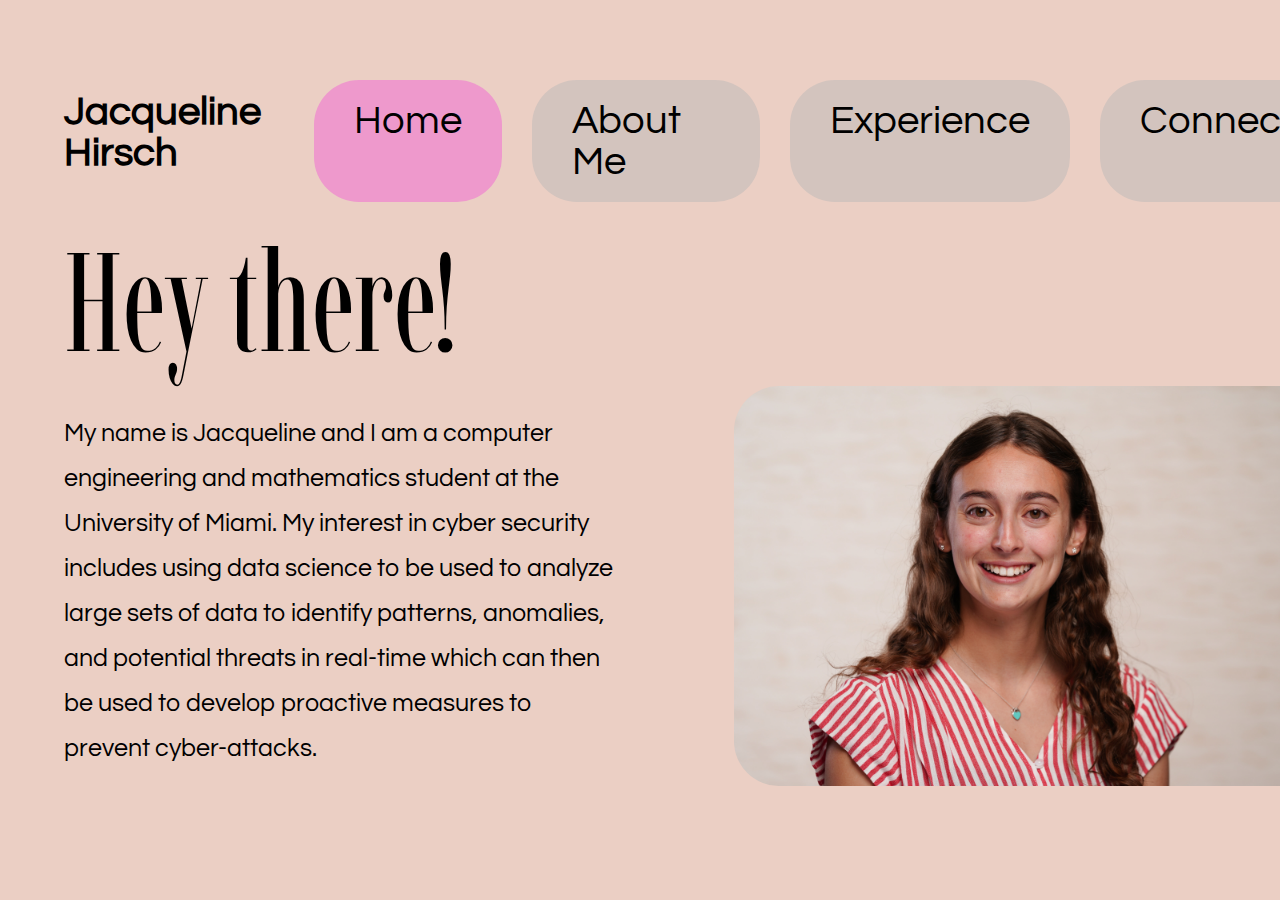
<file: index.html>
<!DOCTYPE html>
<html lang="en">

    <head>
        <meta charset="UTF-8" />
        <meta name = "viewport" content = "width = device-width, initial-scale = 1.0" />
        <title>Jacqueline Hirsch</title>
        <link rel="stylesheet" href="style.css"> 
        <link href='https://fonts.googleapis.com/css?family=Questrial' rel='stylesheet'>
        <link
            href="https://fonts.googleapis.com/css2?family=Open+Sans:wght@400;700&display=swap"
            rel="stylesheet"
        />
        <link href='https://fonts.googleapis.com/css?family=Imbue' rel='stylesheet'>
    </head>

    <body>
        <!-- all web content -->
        <div class = "home-page">
            <div class = "nav-w-logo">
                <h1 class = "Jackie-in-nav"> Jacqueline Hirsch </h1>
                <nav class = "nav-bar">
                    <div class="nav-buttons">
                        <ul>
                            <li class = "nav-button-op"><a class = "nav-button-link" href="index.html">Home</a></li>
                            <li class = "nav-button"><a class = "nav-button-link"href="aboutMe.html">About Me</a></li>
                            <li class = "nav-button"><a class = "nav-button-link"href="experience.html">Experience</a></li>
                            <li class = "nav-button"><a class = "nav-button-link"href="connect.html">Connect</a></li>
                        </ul>
                    </div>
              </nav>
            </div>
            <div class = "page-noNav">
              <p class = "hey"> Hey there! </p>
              <img class = "Jackie-photo" src="portrait.jpg" alt="Photo of Jacqueline Hirsch" width = auto height = "400"> <!--500 400 fixed the distortion using auto -->
              <p class = "home-bio"> My name is Jacqueline and I am a computer engineering and mathematics student at the University of Miami. My interest in cyber security includes using data science to be used to analyze large sets of data to identify patterns, anomalies, and potential threats in real-time which can then be used to develop proactive measures to prevent cyber-attacks. </p>
            </div>
        </div>
    </body>

</html>
</file>
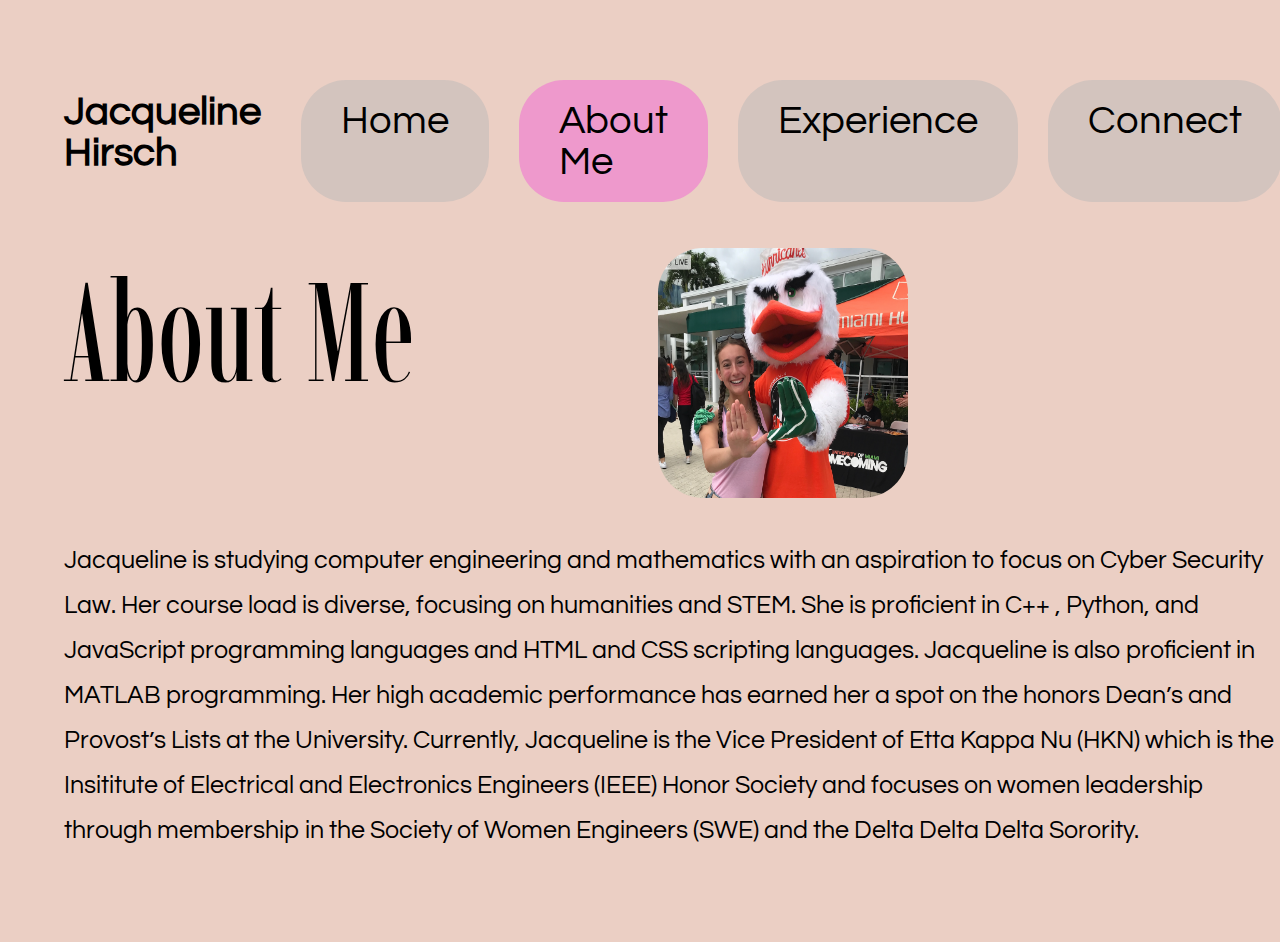
<file: aboutMe.html>
<!DOCTYPE html>
<html lang="en">

    <head>
        <meta charset="UTF-8" />
        <meta name = "viewport" content = "width = device-width, initial-scale = 1.0" />
        <title>Jacqueline Hirsch</title>
        <link rel="stylesheet" href="style.css"> 
        <link href='https://fonts.googleapis.com/css?family=Questrial' rel='stylesheet'>
        <link
            href="https://fonts.googleapis.com/css2?family=Open+Sans:wght@400;700&display=swap"
            rel="stylesheet"
        />
        <link href='https://fonts.googleapis.com/css?family=Imbue' rel='stylesheet'>
    </head>

    <body>
        <!-- all web content -->
        <div class = "about-page">
            <div class = "nav-w-logo">
                    <h1 class = "Jackie-in-nav"> Jacqueline Hirsch </h1>
                    <nav class = "nav-bar">
                        <div class="nav-buttons">
                            <ul>
                                <li class = "nav-button"><a class = "nav-button-link" href="index.html">Home</a></li>
                                <li class = "nav-button-op"><a class = "nav-button-link"href="aboutMe.html">About Me</a></li>
                                <li class = "nav-button"><a class = "nav-button-link"href="experience.html">Experience</a></li>
                                <li class = "nav-button"><a class = "nav-button-link"href="connect.html">Connect</a></li>
                            </ul>
                        </div>
                  </nav>
                </div>
                <div class = "about-page-noNav">
                    <p class = "header-about"> About Me </p>
                    
                    <p class = "about-bio"> Jacqueline is studying computer engineering and mathematics with an aspiration to focus on Cyber Security Law. Her course load is diverse, focusing on humanities and STEM. She is proficient in C++ , Python, and JavaScript programming languages and HTML and CSS scripting languages. Jacqueline is also proficient in MATLAB programming. Her high academic performance has earned her a spot on the honors Dean’s and Provost’s Lists at the University. Currently, Jacqueline is the Vice President of Etta Kappa Nu (HKN) which is the Insititute of Electrical and Electronics Engineers (IEEE) Honor Society and focuses on women leadership through membership in the Society of Women Engineers (SWE) and the Delta Delta Delta Sorority. </p>
                    <img class = "Jackie-photo-seb" src="jackie-seb.png" alt="Photo of Jacqueline Hirsch" width = "250" height = "250">
                </div>
            </div>
    </body>

</html>
</file>
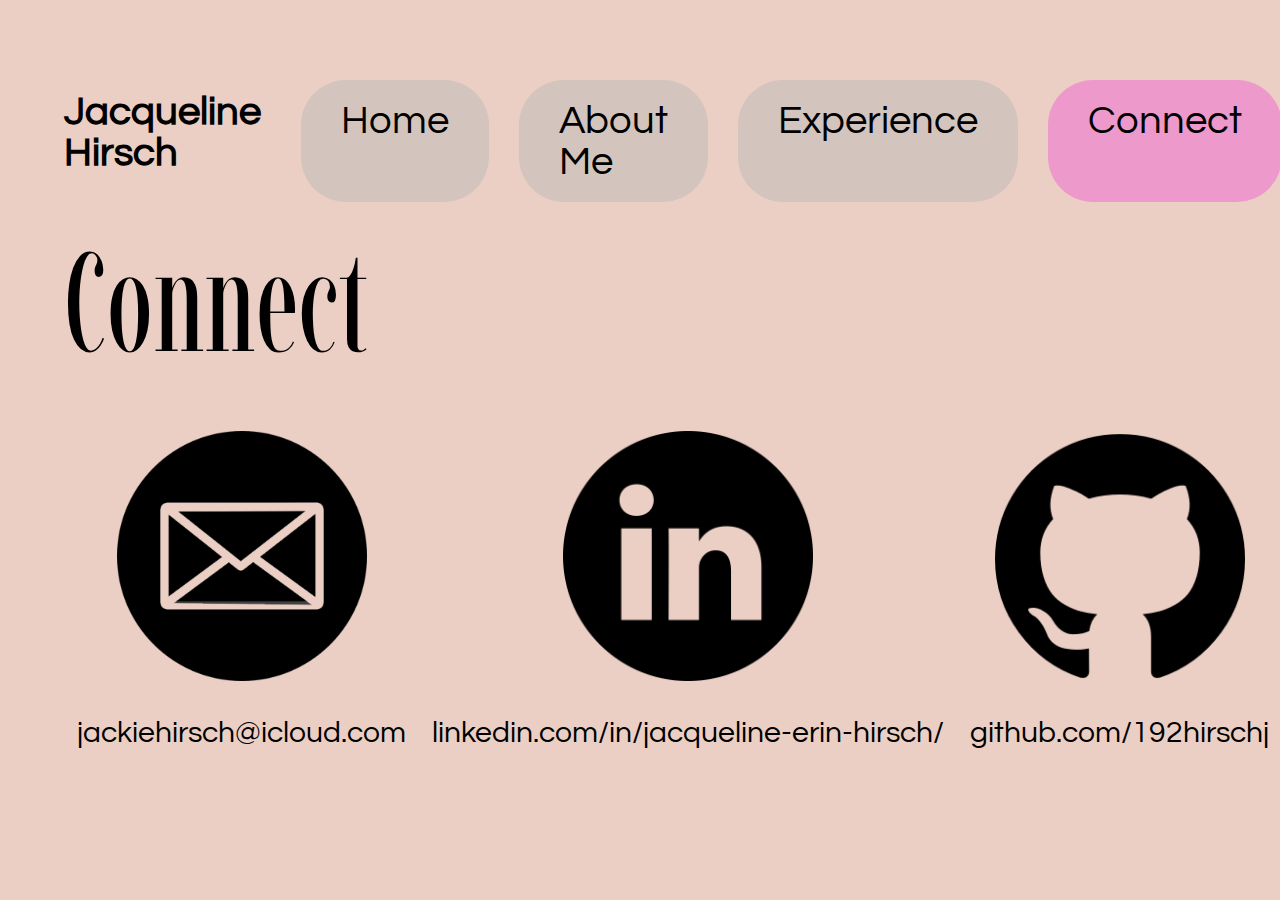
<file: connect.html>
<!DOCTYPE html>
<html lang="en">

    <head>
        <meta charset="UTF-8" />
        <meta name = "viewport" content = "width = device-width, initial-scale = 1.0" />
        <title>Jacqueline Hirsch</title>
        <link rel="stylesheet" href="style.css"> 
        <link href='https://fonts.googleapis.com/css?family=Questrial' rel='stylesheet'>
        <link
            href="https://fonts.googleapis.com/css2?family=Open+Sans:wght@400;700&display=swap"
            rel="stylesheet"
        />
        <link href='https://fonts.googleapis.com/css?family=Imbue' rel='stylesheet'>
    </head>

    <body>
        <!-- all web content -->
        <div class = "home-page">
            <div class = "nav-w-logo">
                <h1 class = "Jackie-in-nav"> Jacqueline Hirsch </h1>
                <nav class = "nav-bar">
                    <div class="nav-buttons">
                        <ul>
                            <li class = "nav-button"><a class = "nav-button-link" href="index.html">Home</a></li>
                            <li class = "nav-button"><a class = "nav-button-link"href="aboutMe.html">About Me</a></li>
                            <li class = "nav-button"><a class = "nav-button-link"href="experience.html">Experience</a></li>
                            <li class = "nav-button-op"><a class = "nav-button-link"href="connect.html">Connect</a></li>
                        </ul>
                    </div>
              </nav>
            </div>
            <div class = "connect-page-noNav">
                <p class = "header-experience"> Connect </p>
                <div = class = "social-layout">
                    <div class = "social-box-EM">
                        <a class = "social-link" href = "mailto: jackiehirsch@icloud.com"><img class = "social-icon" src="new-email-icon.png" alt="Email Icon" width = "250" height = "250">
                        <p class = "social-link"> jackiehirsch@icloud.com </p></a>
                    </div>  
                    <div class = "social-box-LI">
                        <a class = "social-link" href = "https://www.linkedin.com/in/jacqueline-erin-hirsch/"><img class = "social-icon" src="linkedIn-icon.png" alt="LinkedIn Icon" width = "250" height = "250">
                        <p class = "social-link-text">linkedin.com/in/jacqueline-erin-hirsch/ </p></a>
                    </div>
                    <div class = "social-box-GH">
                        <a class = "social-link" href = "https://github.com/192hirschj"><img class = "social-icon" src="githubIcon.png" alt="GitHub Icon" width = "250" height = "250"> 
                        <p class = "social-link"> github.com/192hirschj </p></a>
                    </div>
                </div>
            </div>
    </body>
</file>
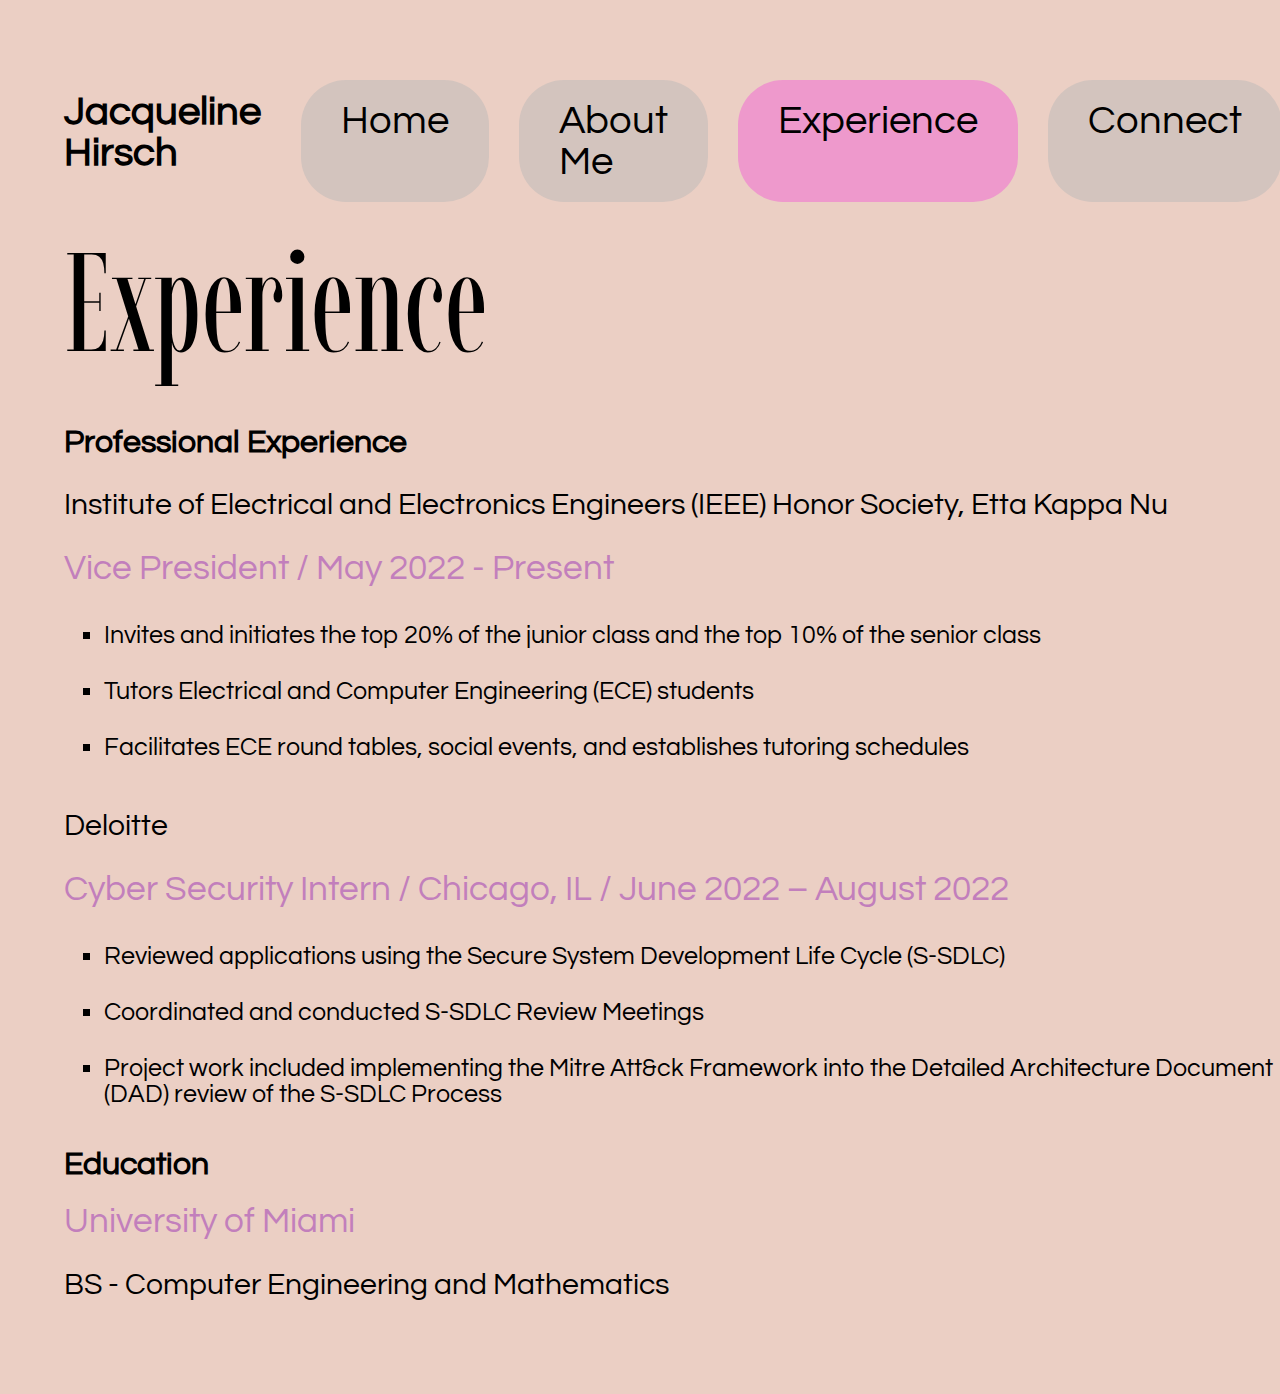
<file: experience.html>
<!DOCTYPE html>
<html lang="en">

    <head>
        <meta charset="UTF-8" />
        <meta name = "viewport" content = "width = device-width, initial-scale = 1.0" />
        <title>Jacqueline Hirsch</title>
        <link rel="stylesheet" href="style.css"> 
        <link href='https://fonts.googleapis.com/css?family=Questrial' rel='stylesheet'>
        <link
            href="https://fonts.googleapis.com/css2?family=Open+Sans:wght@400;700&display=swap"
            rel="stylesheet"
        />
        <link href='https://fonts.googleapis.com/css?family=Imbue' rel='stylesheet'>
    </head>

    <body>
        <!-- all web content -->
        <div class = "home-page">
            <div class = "nav-w-logo">
                <h1 class = "Jackie-in-nav"> Jacqueline Hirsch </h1>
                <nav class = "nav-bar">
                    <div class="nav-buttons">
                        <ul>
                            <li class = "nav-button"><a class = "nav-button-link" href="index.html">Home</a></li>
                            <li class = "nav-button"><a class = "nav-button-link"href="aboutMe.html">About Me</a></li>
                            <li class = "nav-button-op"><a class = "nav-button-link"href="experience.html">Experience</a></li>
                            <li class = "nav-button"><a class = "nav-button-link"href="connect.html">Connect</a></li>
                        </ul>
                    </div>
              </nav>
            </div>
            <div class = "experience-page-noNav">
                <p class = "header-experience"> Experience </p>
                <div class = "resume-section">
                    <h1 class = "experience-title-headers"> Professional Experience </h1>
                    <p class = "firstLineTitle"> Institute of Electrical and Electronics Engineers (IEEE) Honor Society, Etta Kappa Nu </p>
                    <p class = "secondLineTitle"> Vice President / May 2022 - Present </p>
                    <ul class = "experience-bullets">
                        <li class = "bullet-points"> Invites and initiates the top 20% of the junior class and the top 10% of the senior class </li>
                        <li class = "bullet-points"> Tutors Electrical and Computer Engineering (ECE) students </li>
                        <li class = "bullet-points"> Facilitates ECE round tables, social events, and establishes tutoring schedules </li>
                    </ul>
                    <p class = "firstLineTitle"> Deloitte </p>
                    <p class = "secondLineTitle"> Cyber Security Intern / Chicago, IL / June 2022 – August 2022 </p>
                    <ul class = "experience-bullets">
                        <li class = "bullet-points">Reviewed applications using the Secure System Development Life Cycle (S-SDLC)</li>
                        <li class = "bullet-points">Coordinated and conducted S-SDLC Review Meetings</li>
                        <li class = "bullet-points">Project work included implementing the Mitre Att&ck Framework into the Detailed  Architecture Document (DAD) review of the S-SDLC Process</li>
                    </ul>
                    <h1 class = "experience-title-headers"> Education </h1>
                    <p class = "secondLineTitle"> University of Miami </p>
                    <p class = "firstLineTitle"> BS - Computer Engineering and Mathematics </p>
                </div>
            </div>
    </body>
</file>
<file: style.css>
/* universal styling: */

body {
        background: #EBCFC4;
        color: black;
        margin: 64px;
        font-family: "Questrial";
        transition: background 1s, color 1s, margin 1s;
}

ul {
        display: flex;
        gap: 30px;
}

.hey {
        font-family: "Imbue"; /*Abril Fatface*/
        font-size: 140px;
        grid-area: hey;
        margin: 0;
}

.Jackie-in-nav {
      font-family: "Questrial";
      grid-area: Jackie-in-nav;
      font-size: 40px;   
}

.nav-bar {
        grid-area: nav-bar;
}

.nav-button {
        font-size: 40px;
        background: #D3C4BE;
        list-style-type: none;
        display: inline;
        padding: 20px 40px; /* height, width */
        border-radius: 45px;
}

.nav-button-op {
        font-size: 40px;
        background: #EE99CC; /*#fc034e*/
        list-style-type: none;
        display: inline;
        padding: 20px 40px; /* height, width */
        border-radius: 45px;
}

.nav-button-link {
       font-family: "Questrial";
       text-decoration: none;
       color: black; 
}

.nav-w-logo {
        
        display: grid;
        grid-template-areas: 
        "Jackie-in-nav    nav-bar    nav-bar    nav-bar";
        grid-area: nav-w-logo;
}

/* home page styling: */

.home-bio {
        font-family: "Questrial";
        font-size: 25px;
        heigt: 400px;
        width: 550px;
        grid-area: home-bio;
        line-height: 45px;
}

.Jackie-photo {
        grid-area: Jackie-photo;
        border-radius: 45px;
}

.page-noNav {
        display: grid;
        margin: auto;
        grid-column-gap: 120px;
        grid-template-areas: 
        "hey          hey           .               ."
        "home-bio     home-bio   Jackie-photo   Jackie-photo"
        "home-bio     home-bio   Jackie-photo   Jackie-photo";
        
        grid-area: "page-noNav";
        /*"home-bio   home-bio   Jackie-photo   Jackie-photo"*/
}

.home-page {
        display: grid;
        grid-template-areas: 
        "nav-w-logo"
        "page-noNav";
}

/* about me styling: */

.header-about {
        font-family: "Imbue"; 
        font-size: 140px;
        grid-area: about;
        margin: 0;
}

.about-bio {
        font-family: "Questrial";
        font-size: 25px;
        line-height: 45px;
        grid-area: bio;
        /*heigt: 400px;
        width: 550px;*/
}

.Jackie-photo-seb {
        border-radius: 45px;
        grid-area: seb-photo;
}

.about-page-noNav {
        display: grid;
        margin: auto;
        grid-row-gap: 15px;
        grid-template-areas: 
        "about   seb-photo"
        "bio     bio";
        grid-area: about-page-noNav;
}

.about-page {
        display: grid;
        margin: auto;
        grid-row-gap: 30px;
        grid-template-areas: 
        "nav-w-logo"
        "about-page-noNav";
}

/* experience styling: */

.header-experience {
        font-family: "Imbue"; 
        font-size: 140px;
        margin: 0;
}

.experience-page-noNav {

}

.resume-section {
        margin-block-start: 40px;
}

.firstLineTitle {
        font-family: "Questrial";
        font-size: 30px;
}

.secondLineTitle {
        font-family: "Questrial";
        font-size: 35px;
        color: #C27FBC;
        margin-block-start: 20px;
        margin-block-end: 20px;
}

.experience-bullets{
        display: inline-grid;
        gap: 30px;  
        list-style-type: square;
        margin-block-end: 20px;
}

.bullet-points{
      font-family: "Questrial";
      font-size: 25px;  
}

/* connect styling: */

.connect-page-noNav {

}

.social-box-EM {
        grid-area: EM;
        text-align: center;
}

.social-box-LI {
        grid-area: LI;
        text-align: center;

}

.social-box-GH {
        grid-area: GH;
        text-align: center;
}

.social-link {
        font-family: "Questrial";
        text-decoration: none;
        color: black; 
        font-size: 30px;
}

.social-layout {
        display: grid;
        margin-block-start: 45px;
        grid-template-areas: 
        "EM LI GH";

}
</file>
